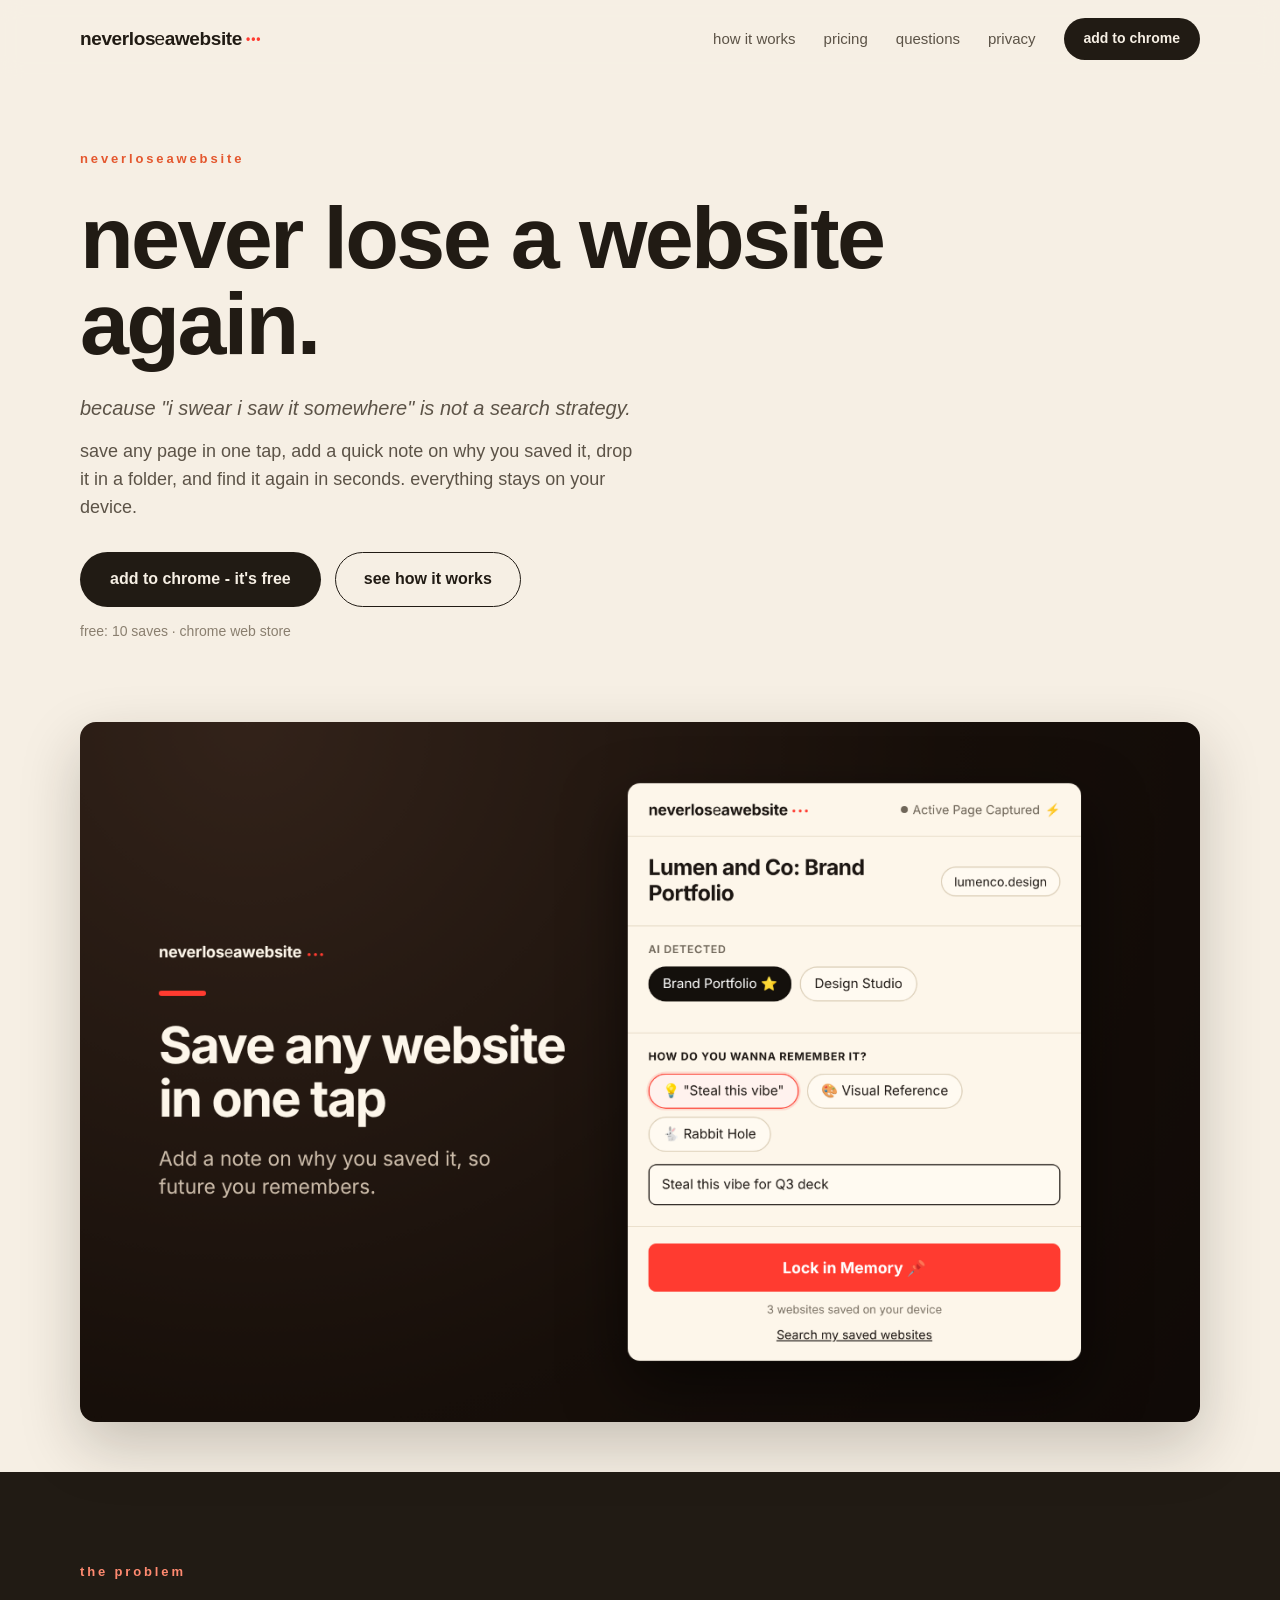
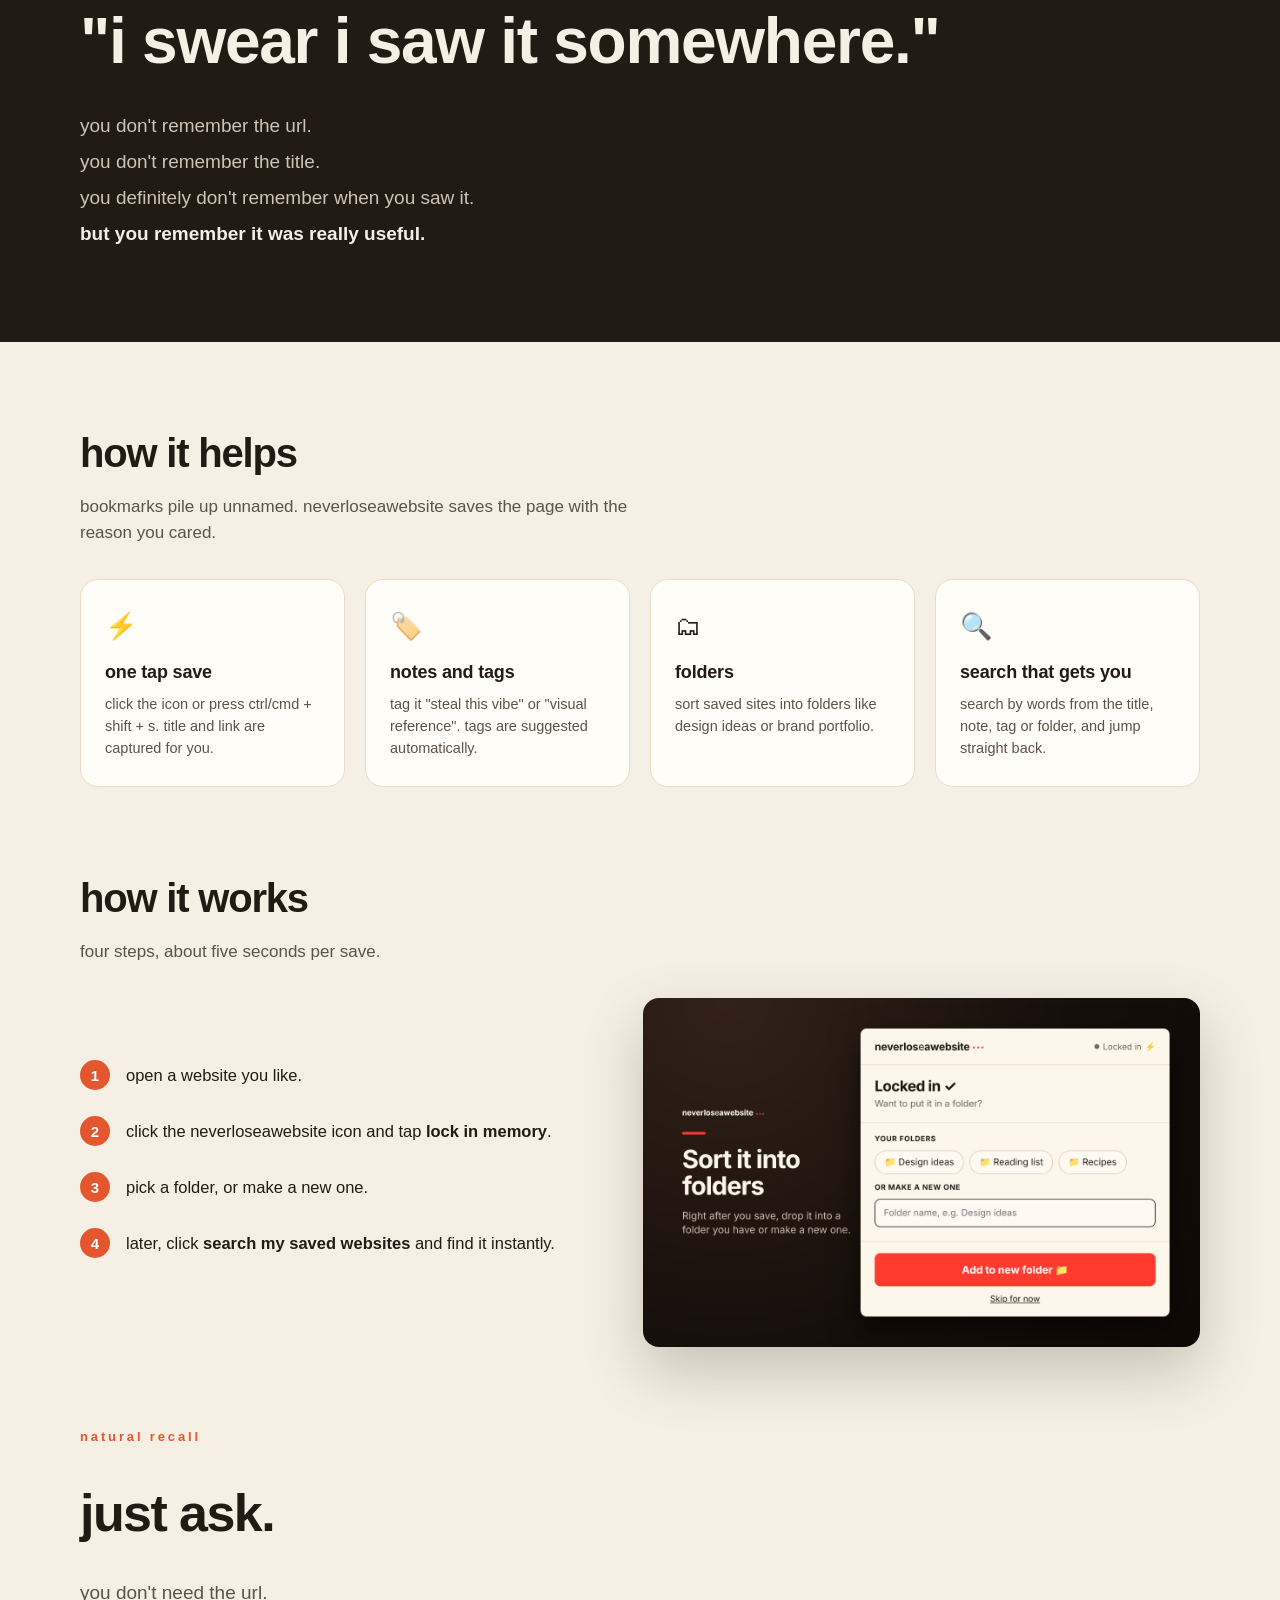
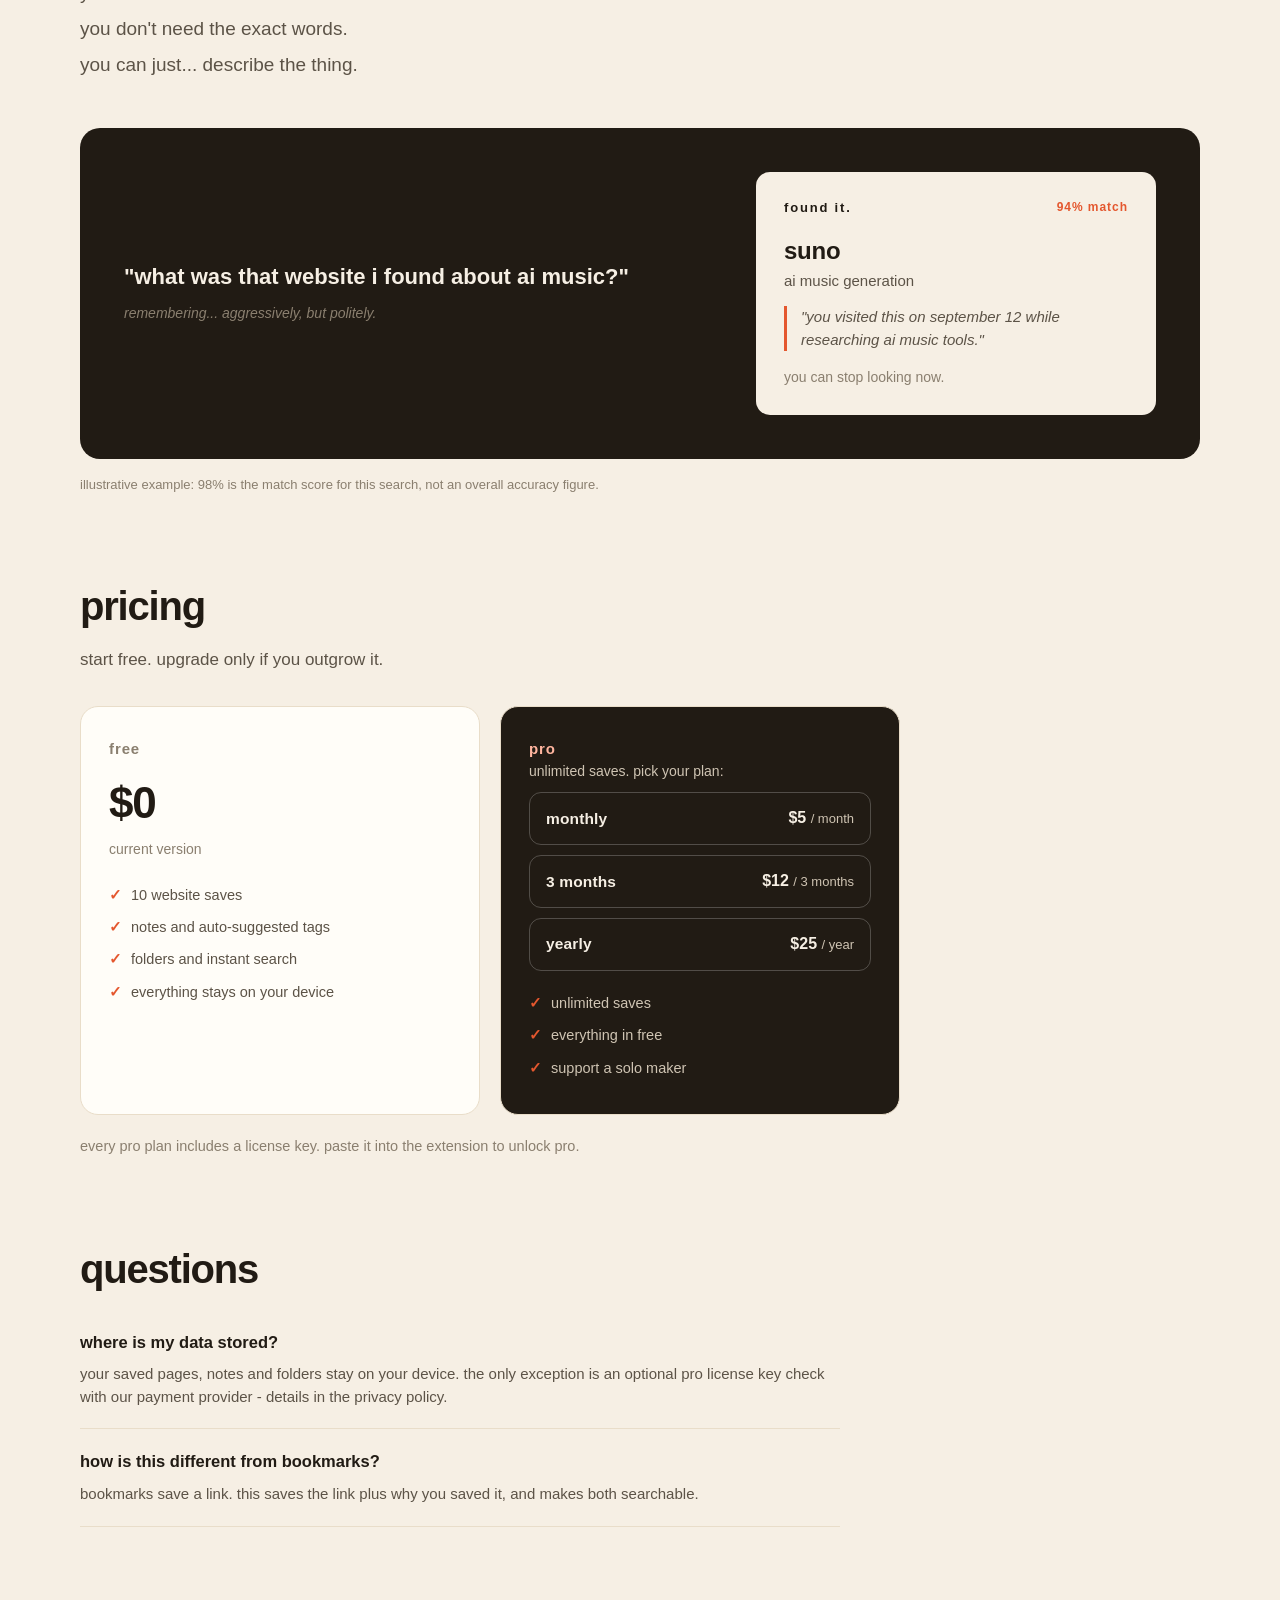
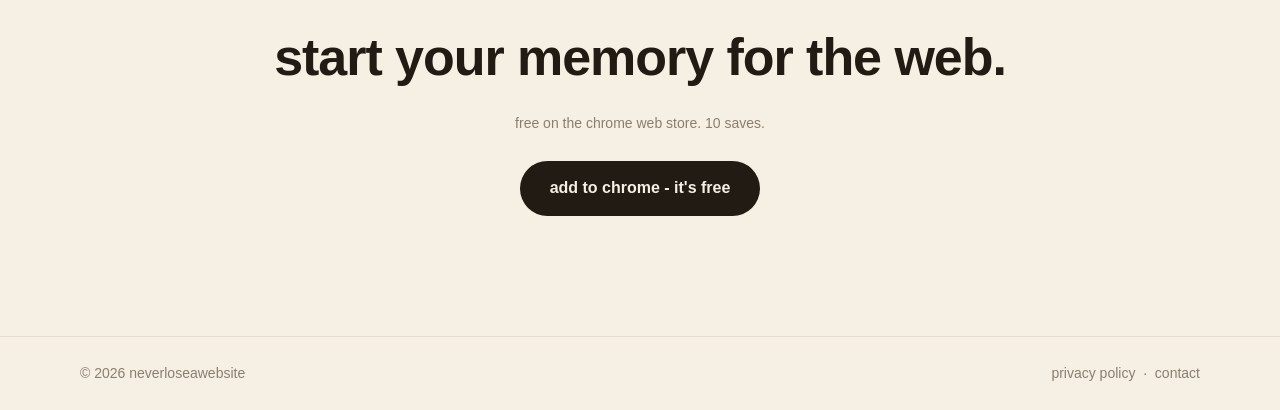
<file: index.html>
<!DOCTYPE html>
<html lang="en">
<script>document.documentElement.classList.add("js")</script>
<head>
<meta charset="UTF-8">
<meta name="viewport" content="width=device-width, initial-scale=1">
<title>neverloseawebsite | save any website in one tap</title>
<meta name="description" content="a chrome extension that saves any website in one tap with a note and tags, sorts it into folders, and helps you find it again in seconds.">
<link rel="icon" href="icons/icon48.png">
<script>
  (function(c,l,a,r,i,t,y){c[a]=c[a]||function(){(c[a].q=c[a].q||[]).push(arguments)};t=l.createElement(r);t.async=1;t.src="https://www.clarity.ms/tag/"+i;y=l.getElementsByTagName(r)[0];y.parentNode.insertBefore(t,y);})(window,document,"clarity","script","z2q0ud1vxc");
</script>
<style>
*{margin:0;padding:0;box-sizing:border-box}
:root{--bg:#f6efe4;--ink:#211b14;--mute:#5c5347;--faint:#8a7f6f;--accent:#e4572e;--card:#fffdf8;--line:#e9ddc9}
html{scroll-behavior:smooth}
body{background:var(--bg);color:var(--ink);font-family:-apple-system,BlinkMacSystemFont,'Inter','Segoe UI',Helvetica,Arial,sans-serif;line-height:1.55}
a{color:inherit;text-decoration:none}
.wrap{max-width:1200px;margin:0 auto;padding:0 40px}
nav{position:sticky;top:0;z-index:50;background:rgba(246,239,228,.88);backdrop-filter:blur(10px);-webkit-backdrop-filter:blur(10px);border-bottom:1px solid transparent;transition:border-color .3s}
nav.scrolled{border-bottom-color:var(--line)}
.nav-in{max-width:1200px;margin:0 auto;padding:18px 40px;display:flex;justify-content:space-between;align-items:center}
.logo{font-weight:700;font-size:19px;letter-spacing:-.02em;font-kerning:normal;text-rendering:optimizeLegibility}
.logo .le{font-weight:400;margin-left:-.03em}
.logo i{color:#ff3b30;font-style:normal;font-size:12px;letter-spacing:1px;margin-left:4px;vertical-align:2px}
.navlinks{display:flex;gap:28px;align-items:center;font-size:15px;color:var(--mute)}
.navlinks a{transition:color .2s}
.navlinks a:hover{color:var(--ink)}
.navcta{background:var(--ink);color:var(--bg);padding:10px 20px;border-radius:24px;font-weight:700;font-size:14px;transition:transform .2s,box-shadow .2s}
.navcta:hover{transform:translateY(-1px);box-shadow:0 6px 18px rgba(33,27,20,.25)}
.hero{padding-top:70px;padding-bottom:60px}
.kicker{font-size:13px;font-weight:800;letter-spacing:.22em;color:var(--accent);margin-bottom:26px}
h1{font-size:clamp(44px,8vw,88px);line-height:.98;letter-spacing:-.03em;font-weight:900;max-width:900px}
.witty{margin-top:26px;font-size:20px;color:var(--mute);font-style:italic}
.sub{margin-top:14px;font-size:18px;line-height:1.55;color:var(--mute);max-width:560px}
.ctarow{margin-top:30px;display:flex;gap:14px;align-items:center;flex-wrap:wrap}
.btnp{display:inline-block;white-space:nowrap;background:var(--ink);color:var(--bg);padding:15px 30px;border-radius:30px;font-weight:700;font-size:16px;transition:transform .2s,box-shadow .2s}
.btnp:hover{transform:translateY(-2px);box-shadow:0 10px 24px rgba(33,27,20,.28)}
.btns{display:inline-block;white-space:nowrap;border:1.5px solid var(--ink);padding:14px 28px;border-radius:30px;font-weight:700;font-size:16px;transition:background .2s,color .2s}
.btns:hover{background:var(--ink);color:var(--bg)}
.micro{margin-top:14px;font-size:14px;color:var(--faint)}
.heroimg{padding-bottom:70px}
.heroimg img{width:100%;border-radius:16px;box-shadow:0 24px 60px rgba(33,27,20,.22);display:block;will-change:transform}
.problem{background:var(--ink);color:var(--bg);padding:90px 0}
.pk{font-size:13px;font-weight:800;letter-spacing:.22em;color:#ff8a70;margin-bottom:26px}
.problem h2{font-size:clamp(34px,5.5vw,64px);line-height:1.02;letter-spacing:-.02em;font-weight:900;max-width:900px}
.plines{margin-top:34px;font-size:19px;line-height:1.9;color:#cfc4b3}
.plines b{color:var(--bg)}
.section{padding-top:80px}
h2.sec{font-size:clamp(28px,4vw,40px);letter-spacing:-.03em;font-weight:800;margin-bottom:10px}
.secdesc{color:var(--mute);font-size:17px;margin-bottom:34px;max-width:560px;line-height:1.5}
.cards{display:grid;grid-template-columns:repeat(auto-fit,minmax(240px,1fr));gap:20px}
.card{background:var(--card);border:1px solid var(--line);border-radius:18px;padding:26px 24px;transition:transform .25s,box-shadow .25s}
.card:hover{transform:translateY(-4px);box-shadow:0 14px 34px rgba(33,27,20,.12)}
.card .ic{font-size:26px;margin-bottom:12px}
.card h3{font-size:18px;font-weight:800;margin-bottom:8px;letter-spacing:-.01em}
.card p{font-size:14.5px;line-height:1.5;color:var(--mute)}
.how{display:flex;gap:56px;align-items:center}
.howsteps{flex:1}
.step{display:flex;gap:16px;margin-bottom:26px}
.stepn{background:var(--accent);color:#fff;width:30px;height:30px;border-radius:50%;display:flex;align-items:center;justify-content:center;font-weight:800;font-size:15px;flex-shrink:0}
.step p{font-size:16.5px;line-height:1.45;padding-top:4px}
.howimg{flex:1.1}
.howimg img{width:100%;border-radius:16px;box-shadow:0 24px 60px rgba(33,27,20,.22);display:block}
.recall .demo{margin-top:44px;background:var(--ink);border-radius:20px;padding:44px;display:flex;gap:40px;align-items:center}
.dleft{flex:1}
.dq{color:var(--bg);font-size:22px;font-weight:700;line-height:1.4}
.qsub{color:var(--faint);font-size:14px;margin-top:10px;font-style:italic}
.dcard{background:var(--bg);border-radius:14px;padding:26px 28px;width:400px;flex-shrink:0;transition:transform .3s}
.dcard:hover{transform:rotate(-.6deg) scale(1.015)}
.found{font-size:13px;font-weight:800;letter-spacing:.14em;color:var(--ink)}
.match{float:right;font-size:12px;font-weight:800;color:var(--accent);letter-spacing:.08em}
.dname{font-size:24px;font-weight:900;margin-top:14px;letter-spacing:-.01em}
.dcat{color:var(--mute);font-size:15px;margin-bottom:14px}
.dquote{border-left:3px solid var(--accent);padding-left:14px;color:var(--mute);font-size:15px;font-style:italic;line-height:1.5}
.dwitty{margin-top:16px;font-size:14px;color:var(--faint)}
.exampletag{margin-top:16px;font-size:13px;color:var(--faint)}
.pricing{display:flex;gap:20px;max-width:820px}
.pricecard{flex:1;background:var(--card);border:1px solid var(--line);border-radius:18px;padding:30px 28px;transition:transform .25s,box-shadow .25s}
.pricecard:hover{transform:translateY(-4px);box-shadow:0 14px 34px rgba(33,27,20,.12)}
.pricecard.dark{background:var(--ink);color:var(--bg)}
.pricecard.dark .pl li{color:#cfc4b3}
.plan{font-size:15px;font-weight:800;letter-spacing:.06em;color:var(--faint)}
.pricecard.dark .plan{color:#ffb59f}
.amount{font-size:44px;font-weight:800;letter-spacing:-.03em;margin:8px 0 2px}
.per{font-size:14px;color:var(--faint);margin-bottom:18px}
.pl{list-style:none}
.pl li{font-size:14.5px;color:var(--mute);padding:5px 0 5px 22px;position:relative}
.pl li:before{content:'\2713';position:absolute;left:0;color:var(--accent);font-weight:800}
.planrow{display:flex;justify-content:space-between;align-items:center;padding:13px 16px;border:1px solid rgba(255,255,255,.22);border-radius:12px;margin-top:10px;color:var(--bg);text-decoration:none;transition:background .2s,transform .2s,border-color .2s}
.planrow:hover{background:rgba(255,255,255,.09);transform:translateX(3px);border-color:rgba(255,255,255,.4)}
.planrow .pname{font-weight:800;font-size:15.5px;letter-spacing:.01em}
.planrow .pprice{font-weight:800;font-size:16px;white-space:nowrap}
.planrow .pper{font-weight:500;font-size:13px;color:#cfc4b3}
.proper{color:#cfc4b3;font-size:14px;margin-bottom:6px}
.pricenote{margin-top:20px;font-size:14.5px;color:var(--faint)}
.faq{max-width:760px}
.q{border-bottom:1px solid var(--line);padding:20px 0}
.q b{font-size:16.5px}
.q p{font-size:15px;color:var(--mute);margin-top:8px;line-height:1.5}
.finalcta{text-align:center;padding-top:90px;padding-bottom:100px}
.finalcta h2{font-size:clamp(32px,5vw,52px);letter-spacing:-.02em;font-weight:900}
.finalcta .micro{margin-top:16px}
.finalcta .btnp{margin-top:26px}
footer{border-top:1px solid var(--line);margin-top:20px}
.foot-in{max-width:1200px;margin:0 auto;padding:26px 40px;display:flex;justify-content:space-between;flex-wrap:wrap;gap:8px 24px;font-size:14px;color:var(--faint)}
.foot-in a:hover{color:var(--ink)}
.js .reveal{opacity:0;transform:translateY(26px);transition:opacity .7s cubic-bezier(.22,.61,.36,1),transform .7s cubic-bezier(.22,.61,.36,1)}
.js .reveal.in{opacity:1;transform:none}
.d1{transition-delay:.08s}.d2{transition-delay:.16s}.d3{transition-delay:.24s}.d4{transition-delay:.32s}
@media (max-width:900px){
  .how{flex-direction:column;align-items:stretch}
  .recall .demo{flex-direction:column;align-items:stretch;padding:30px}
  .dcard{width:100%}
  .pricing{flex-direction:column}
}
@media (max-width:640px){
  .wrap,.nav-in,.foot-in{padding-left:20px;padding-right:20px}
  .navlinks a:not(.navcta){display:none}
  .hero{padding-top:44px;padding-bottom:40px}
}
@media (prefers-reduced-motion:reduce){
  html{scroll-behavior:auto}
  .js .reveal{opacity:1;transform:none;transition:none}
  *{animation:none!important;transition:none!important}
}
</style>
</head>
<body>

<nav id="nav"><div class="nav-in">
  <a class="logo" href="/">neverlos<span class="le">e</span>awebsite<i>&bull;&bull;&bull;</i></a>
  <div class="navlinks">
    <a href="#how">how it works</a>
    <a href="#pricing">pricing</a>
    <a href="#faq">questions</a>
    <a href="privacy.html">privacy</a>
    <a class="navcta" href="https://chromewebstore.google.com/detail/neverloseawebsite/dgohoablonkihbfppaafmcgccmpkafag">add to chrome</a>
  </div>
</div></nav>

<main>
<div class="wrap hero">
  <div class="kicker reveal">neverloseawebsite</div>
  <h1 class="reveal d1">never lose a website again.</h1>
  <p class="witty reveal d2">because "i swear i saw it somewhere" is not a search strategy.</p>
  <p class="sub reveal d3">save any page in one tap, add a quick note on why you saved it, drop it in a folder, and find it again in seconds. everything stays on your device.</p>
  <div class="ctarow reveal d4">
    <a class="btnp" href="https://chromewebstore.google.com/detail/neverloseawebsite/dgohoablonkihbfppaafmcgccmpkafag">add to chrome - it's free</a>
    <a class="btns" href="#how">see how it works</a>
  </div>
  <p class="micro reveal d4">free: 10 saves &middot; chrome web store</p>
</div>

<div class="wrap heroimg reveal" id="heroimg">
  <img src="save-popup.png" alt="the neverloseawebsite save popup: one tap to save a page with a note, suggested tags and a folder">
</div>

<section class="problem"><div class="wrap">
  <div class="pk reveal">the problem</div>
  <h2 class="reveal d1">"i swear i saw it somewhere."</h2>
  <div class="plines">
    <p class="reveal d1">you don't remember the url.</p>
    <p class="reveal d2">you don't remember the title.</p>
    <p class="reveal d3">you definitely don't remember when you saw it.</p>
    <p class="reveal d4"><b>but you remember it was really useful.</b></p>
  </div>
</div></section>

<section class="wrap section">
  <h2 class="sec reveal">how it helps</h2>
  <p class="secdesc reveal d1">bookmarks pile up unnamed. neverloseawebsite saves the page with the reason you cared.</p>
  <div class="cards">
    <div class="card reveal d1"><div class="ic">&#9889;</div><h3>one tap save</h3><p>click the icon or press ctrl/cmd + shift + s. title and link are captured for you.</p></div>
    <div class="card reveal d2"><div class="ic">&#127991;&#65039;</div><h3>notes and tags</h3><p>tag it "steal this vibe" or "visual reference". tags are suggested automatically.</p></div>
    <div class="card reveal d3"><div class="ic">&#128450;</div><h3>folders</h3><p>sort saved sites into folders like design ideas or brand portfolio.</p></div>
    <div class="card reveal d4"><div class="ic">&#128269;</div><h3>search that gets you</h3><p>search by words from the title, note, tag or folder, and jump straight back.</p></div>
  </div>
</section>

<section class="wrap section" id="how">
  <h2 class="sec reveal">how it works</h2>
  <p class="secdesc reveal d1">four steps, about five seconds per save.</p>
  <div class="how">
    <div class="howsteps">
      <div class="step reveal d1"><div class="stepn">1</div><p>open a website you like.</p></div>
      <div class="step reveal d2"><div class="stepn">2</div><p>click the neverloseawebsite icon and tap <b>lock in memory</b>.</p></div>
      <div class="step reveal d3"><div class="stepn">3</div><p>pick a folder, or make a new one.</p></div>
      <div class="step reveal d4"><div class="stepn">4</div><p>later, click <b>search my saved websites</b> and find it instantly.</p></div>
    </div>
    <div class="howimg reveal d2"><img src="folders.png" alt="saved websites sorted into folders, searchable by title, note, tag or folder"></div>
  </div>
</section>

<section class="wrap section recall">
  <div class="kicker reveal">natural recall</div>
  <h2 class="sec reveal d1" style="font-size:clamp(32px,5vw,52px)">just ask.</h2>
  <div class="plines" style="margin-top:22px;color:var(--mute)">
    <p class="reveal d1">you don't need the url.</p>
    <p class="reveal d2">you don't need the exact words.</p>
    <p class="reveal d3">you can just... describe the thing.</p>
  </div>
  <div class="demo reveal">
    <div class="dleft">
      <p class="dq">"what was that website i found about ai music?"</p>
      <p class="qsub">remembering... aggressively, but politely.</p>
    </div>
    <div class="dcard">
      <span class="match"><span id="matchnum">0</span>% match</span>
      <div class="found">found it.</div>
      <div class="dname">suno</div>
      <div class="dcat">ai music generation</div>
      <p class="dquote">"you visited this on september 12 while researching ai music tools."</p>
      <p class="dwitty">you can stop looking now.</p>
    </div>
  </div>
  <p class="exampletag reveal">illustrative example: 98% is the match score for this search, not an overall accuracy figure.</p>
</section>

<section class="wrap section" id="pricing">
  <h2 class="sec reveal">pricing</h2>
  <p class="secdesc reveal d1">start free. upgrade only if you outgrow it.</p>
  <div class="pricing">
    <div class="pricecard reveal d1">
      <div class="plan">free</div><div class="amount">$0</div><div class="per">current version</div>
      <ul class="pl"><li>10 website saves</li><li>notes and auto-suggested tags</li><li>folders and instant search</li><li>everything stays on your device</li></ul>
    </div>
    <div class="pricecard dark reveal d2">
      <div class="plan">pro</div><div class="proper">unlimited saves. pick your plan:</div>
      <a class="planrow" href="https://checkout.dodopayments.com/buy/pdt_0NqdBy0LjUSmq40FksO53?quantity=1" target="_blank" rel="noopener"><span class="pname">monthly</span><span class="pprice">$5 <span class="pper">/ month</span></span></a>
      <a class="planrow" href="https://checkout.dodopayments.com/buy/pdt_0NqdCXe6NSXH8lT1kRfzF?quantity=1" target="_blank" rel="noopener"><span class="pname">3 months</span><span class="pprice">$12 <span class="pper">/ 3 months</span></span></a>
      <a class="planrow" href="https://checkout.dodopayments.com/buy/pdt_0NqdCvDC6XoGb7OT9UX2P?quantity=1" target="_blank" rel="noopener"><span class="pname">yearly</span><span class="pprice">$25 <span class="pper">/ year</span></span></a>
      <ul class="pl" style="margin-top:16px"><li>unlimited saves</li><li>everything in free</li><li>support a solo maker</li></ul>
    </div>
  </div>
  <p class="pricenote reveal">every pro plan includes a license key. paste it into the extension to unlock pro.</p>
</section>

<section class="wrap section" id="faq">
  <h2 class="sec reveal">questions</h2>
  <div class="faq">
    <div class="q reveal d1"><b>where is my data stored?</b><p>your saved pages, notes and folders stay on your device. the only exception is an optional pro license key check with our payment provider - details in the <a href="privacy.html">privacy policy</a>.</p></div>
    <div class="q reveal d2"><b>how is this different from bookmarks?</b><p>bookmarks save a link. this saves the link plus why you saved it, and makes both searchable.</p></div>
  </div>
</section>

<div class="wrap finalcta">
  <h2 class="reveal">start your memory for the web.</h2>
  <p class="micro reveal d1">free on the chrome web store. 10 saves.</p>
  <a class="btnp reveal d2" href="https://chromewebstore.google.com/detail/neverloseawebsite/dgohoablonkihbfppaafmcgccmpkafag">add to chrome - it's free</a>
</div>
</main>

<footer><div class="foot-in">
  <span>&copy; 2026 neverloseawebsite</span>
  <span><a href="privacy.html">privacy policy</a> &nbsp;&middot;&nbsp; <a href="https://github.com/preksss1310/neverloseawebsite/issues">contact</a></span>
</div></footer>

<script>
(function(){
  var reduced = window.matchMedia('(prefers-reduced-motion: reduce)').matches;
  var nav = document.getElementById('nav');
  function onScrollNav(){ nav.classList.toggle('scrolled', window.scrollY > 8); }
  window.addEventListener('scroll', onScrollNav, {passive:true}); onScrollNav();

  if (reduced) {
    document.querySelectorAll('.reveal').forEach(function(el){ el.classList.add('in'); });
    var mn = document.getElementById('matchnum'); if (mn) mn.textContent = '98';
    return;
  }

  var num = document.getElementById('matchnum');
  if (!('IntersectionObserver' in window)) {
    document.querySelectorAll('.reveal').forEach(function(el){ el.classList.add('in'); });
    if (num) num.textContent = '98';
    return;
  }
  var io = new IntersectionObserver(function(entries){
    entries.forEach(function(e){
      if (e.isIntersecting) { e.target.classList.add('in'); io.unobserve(e.target); }
    });
  }, {threshold: 0.12});
  document.querySelectorAll('.reveal').forEach(function(el){ io.observe(el); });

  if (num) {
    var counted = false;
    var nio = new IntersectionObserver(function(entries){
      entries.forEach(function(e){
        if (e.isIntersecting && !counted) {
          counted = true; nio.disconnect();
          var start = null, target = 98, dur = 1100;
          function tick(t){
            if (!start) start = t;
            var p = Math.min((t - start) / dur, 1);
            var eased = 1 - Math.pow(1 - p, 3);
            num.textContent = Math.round(eased * target);
            if (p < 1) requestAnimationFrame(tick);
          }
          requestAnimationFrame(tick);
        }
      });
    }, {threshold: 0.4});
    nio.observe(num.closest('.dcard'));
  }

  var himg = document.querySelector('#heroimg img');
  if (himg) {
    var ticking = false;
    function parallax(){
      var r = himg.getBoundingClientRect();
      if (r.bottom > 0 && r.top < window.innerHeight) {
        var off = (r.top + r.height/2 - window.innerHeight/2) * 0.06;
        off = Math.max(-12, Math.min(20, off));
        himg.style.transform = 'translateY(' + off.toFixed(1) + 'px)';
      }
      ticking = false;
    }
    window.addEventListener('scroll', function(){
      if (!ticking) { requestAnimationFrame(parallax); ticking = true; }
    }, {passive:true});
    parallax();
  }
})();
</script>
</body>
</html>
</file>
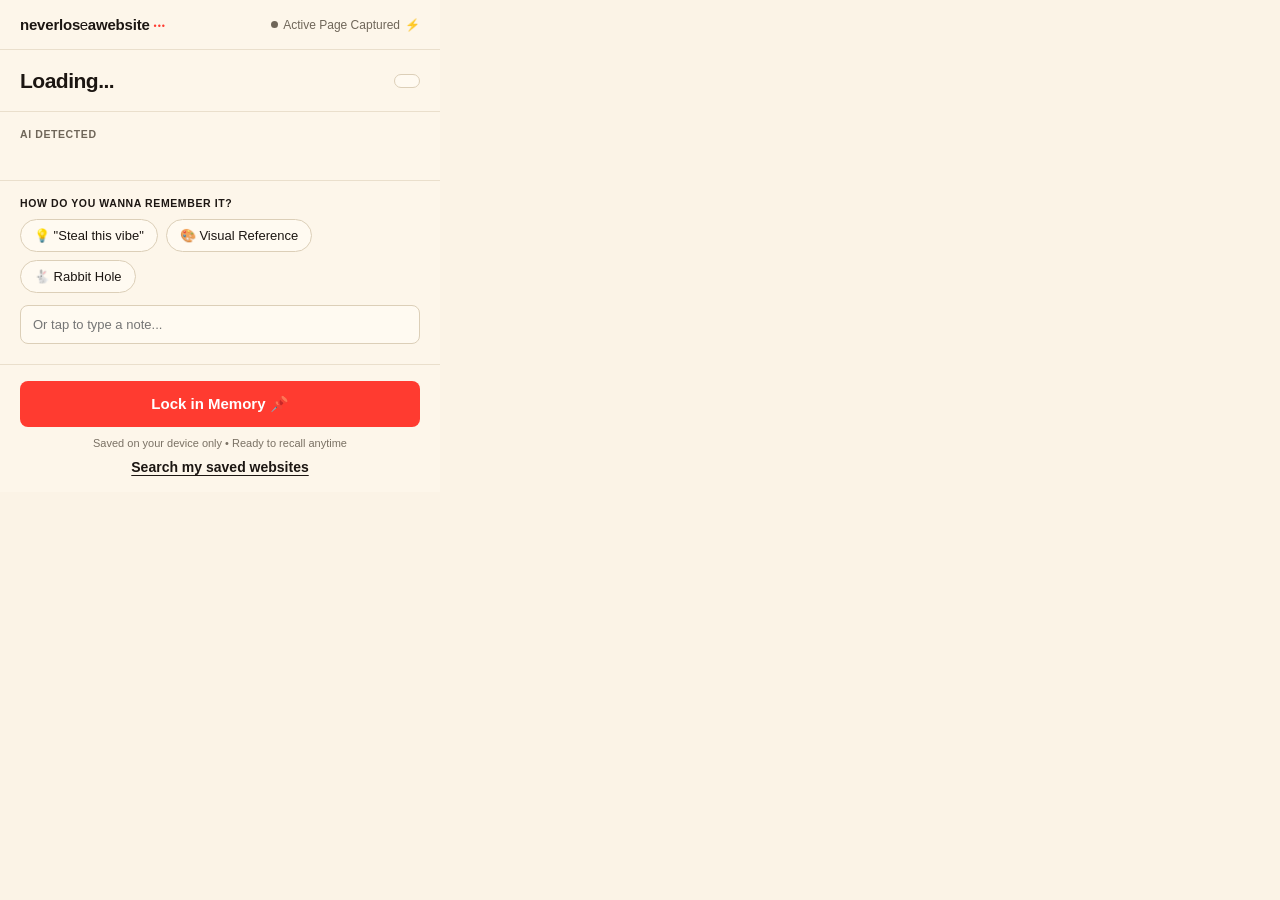
<file: popup.html>
<!DOCTYPE html>
<html lang="en">
<head>
  <meta charset="UTF-8" />
  <title>neverloseawebsite</title>
  <link rel="stylesheet" href="popup.css" />
</head>
<body>
  <div class="card">
    <header class="top">
      <div class="logo">neverlos<span style="margin-left:-0.03em">e</span>awebsite <span class="dots">&bull;&bull;&bull;</span></div>
      <div class="status"><span class="dot"></span> <span id="statusText">Active Page Captured</span> <span class="bolt">&#9889;</span></div>
    </header>

    <div id="mainView">
      <section class="page">
        <h1 id="pageTitle">Loading...</h1>
        <span class="pill" id="pageDomain"></span>
      </section>

      <section class="block">
        <div class="label">AI DETECTED</div>
        <div class="chips" id="tagChips"></div>
      </section>

      <section class="block">
        <div class="label strong">HOW DO YOU WANNA REMEMBER IT?</div>
        <div class="chips" id="reasonChips">
          <button class="chip reason" data-reason="Steal this vibe">&#128161; "Steal this vibe"</button>
          <button class="chip reason" data-reason="Visual Reference">&#127912; Visual Reference</button>
          <button class="chip reason" data-reason="Rabbit Hole">&#128007; Rabbit Hole</button>
        </div>
        <input id="note" class="note" type="text" placeholder="Or tap to type a note..." maxlength="200" />
      </section>

      <section class="actions">
        <button id="lockBtn" class="lock">Lock in Memory &#128204;</button>
        <div class="foot" id="footText">Saved on your device only &bull; Ready to recall anytime</div>
        <a href="#" id="searchLink" class="searchlink">Search my saved websites</a>
      </section>
    </div>

    <div id="folderView" hidden>
      <section class="page folderhead">
        <div>
          <h1 id="folderTitle">Locked in &#10003;</h1>
          <div class="sub" id="folderSub">Want to put it in a folder?</div>
        </div>
      </section>

      <section class="block" id="folderChoices">
        <div class="label strong">YOUR FOLDERS</div>
        <div class="chips" id="folderChips"></div>
        <div class="hint" id="folderHint"></div>

        <div class="label strong newlabel">OR MAKE A NEW ONE</div>
        <input id="newFolder" class="note" type="text" placeholder="Folder name, e.g. Design ideas" maxlength="30" />
      </section>

      <section class="actions" id="folderActions">
        <button id="addFolderBtn" class="lock">Add to new folder &#128193;</button>
        <a href="#" id="skipFolder" class="searchlink">Skip for now</a>
      </section>
    </div>
  </div>

  <script src="shared.js"></script>
  <script src="popup.js"></script>
</body>
</html>
</file>
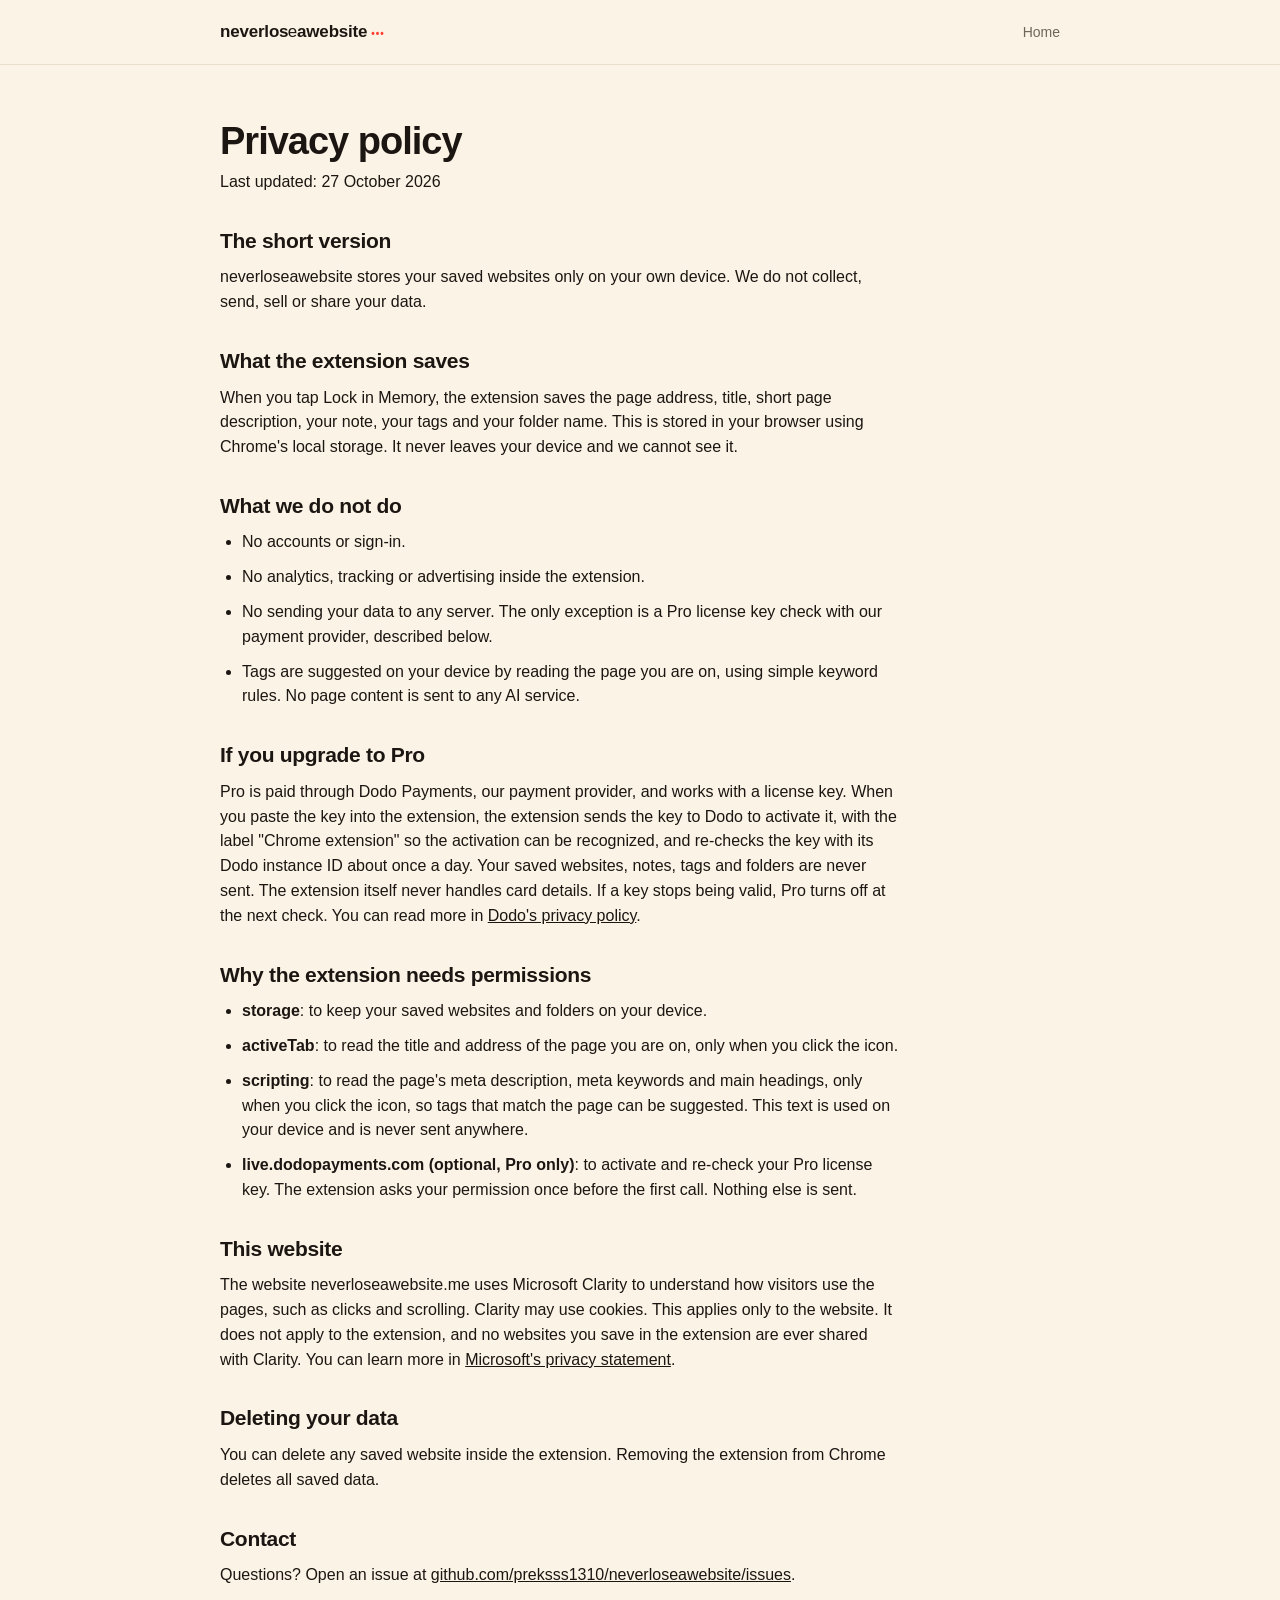
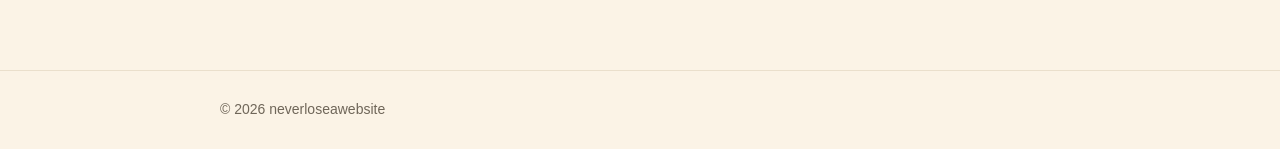
<file: privacy.html>
<!DOCTYPE html>
<html lang="en">
<head>
<meta charset="UTF-8">
<meta name="viewport" content="width=device-width, initial-scale=1">
<title>Privacy policy | neverloseawebsite</title>
<link rel="icon" href="icons/icon48.png">
<link rel="stylesheet" href="style.css">
<script>
  (function(c,l,a,r,i,t,y){c[a]=c[a]||function(){(c[a].q=c[a].q||[]).push(arguments)};t=l.createElement(r);t.async=1;t.src="https://www.clarity.ms/tag/"+i;y=l.getElementsByTagName(r)[0];y.parentNode.insertBefore(t,y);})(window,document,"clarity","script","z2q0ud1vxc");
</script>
</head>
<body>
<header><div class="wrap">
  <a class="logo" href="/">neverlos<span style="margin-left:-0.03em">e</span>awebsite<i>&bull;&bull;&bull;</i></a>
  <nav><a href="/">Home</a></nav>
</div></header>
<main class="wrap"><div class="doc">
  <h1>Privacy policy</h1>
  <p>Last updated: 27 October 2026</p>

  <h2>The short version</h2>
  <p>neverloseawebsite stores your saved websites only on your own device. We do not collect, send, sell or share your data.</p>

  <h2>What the extension saves</h2>
  <p>When you tap Lock in Memory, the extension saves the page address, title, short page description, your note, your tags and your folder name. This is stored in your browser using Chrome's local storage. It never leaves your device and we cannot see it.</p>

  <h2>What we do not do</h2>
  <ul>
    <li>No accounts or sign-in.</li>
    <li>No analytics, tracking or advertising inside the extension.</li>
    <li>No sending your data to any server. The only exception is a Pro license key check with our payment provider, described below.</li>
    <li>Tags are suggested on your device by reading the page you are on, using simple keyword rules. No page content is sent to any AI service.</li>
  </ul>


  <h2>If you upgrade to Pro</h2>
  <p>Pro is paid through Dodo Payments, our payment provider, and works with a license key. When you paste the key into the extension, the extension sends the key to Dodo to activate it, with the label "Chrome extension" so the activation can be recognized, and re-checks the key with its Dodo instance ID about once a day. Your saved websites, notes, tags and folders are never sent. The extension itself never handles card details. If a key stops being valid, Pro turns off at the next check. You can read more in <a href="https://dodopayments.com/privacy">Dodo's privacy policy</a>.</p>

  <h2>Why the extension needs permissions</h2>
  <ul>
    <li><b>storage</b>: to keep your saved websites and folders on your device.</li>
    <li><b>activeTab</b>: to read the title and address of the page you are on, only when you click the icon.</li>
    <li><b>scripting</b>: to read the page's meta description, meta keywords and main headings, only when you click the icon, so tags that match the page can be suggested. This text is used on your device and is never sent anywhere.</li>
      <li><b>live.dodopayments.com (optional, Pro only)</b>: to activate and re-check your Pro license key. The extension asks your permission once before the first call. Nothing else is sent.</li>
  </ul>

  <h2>This website</h2>
  <p>The website neverloseawebsite.me uses Microsoft Clarity to understand how visitors use the pages, such as clicks and scrolling. Clarity may use cookies. This applies only to the website. It does not apply to the extension, and no websites you save in the extension are ever shared with Clarity. You can learn more in <a href="https://privacy.microsoft.com/privacystatement">Microsoft's privacy statement</a>.</p>

  <h2>Deleting your data</h2>
  <p>You can delete any saved website inside the extension. Removing the extension from Chrome deletes all saved data.</p>

  <h2>Contact</h2>
  <p>Questions? Open an issue at <a href="https://github.com/preksss1310/neverloseawebsite/issues">github.com/preksss1310/neverloseawebsite/issues</a>.</p>
</div></main>
<footer><div class="wrap"><span>&copy; 2026 neverloseawebsite</span></div></footer>
</body>
</html>
</file>
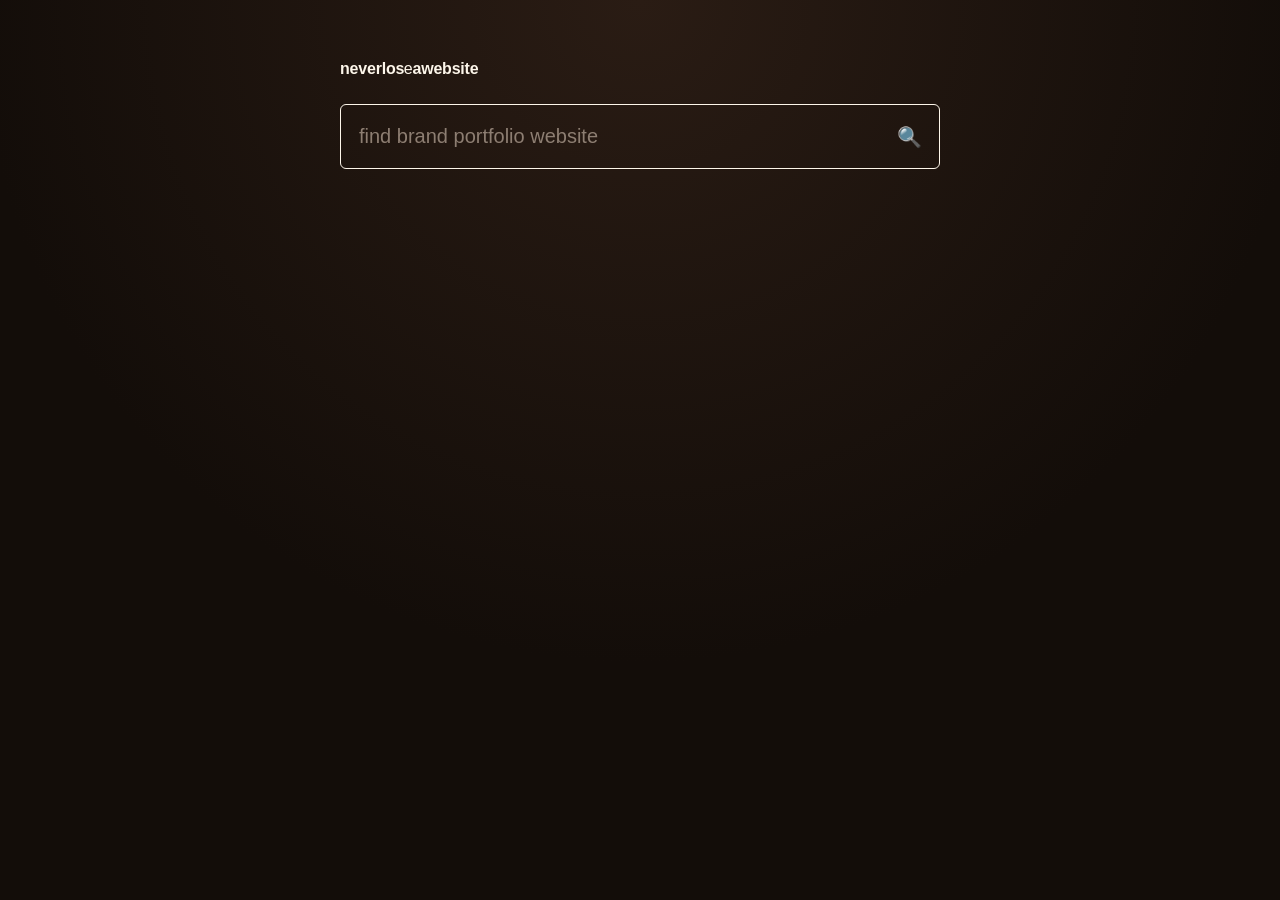
<file: search.html>
<!DOCTYPE html>
<html lang="en">
<head>
  <meta charset="UTF-8" />
  <meta name="viewport" content="width=device-width, initial-scale=1" />
  <title>Find a saved website</title>
  <link rel="stylesheet" href="search.css" />
</head>
<body>
  <main class="wrap">
    <div class="brand">neverlos<span style="margin-left:-0.03em">e</span>awebsite</div>

    <div class="searchbox">
      <input id="q" type="text" placeholder="find brand portfolio website" autofocus autocomplete="off" />
      <span class="mag">&#128269;</span>
    </div>

    <div class="folders" id="folders"></div>
    <div id="folderBar"></div>

    <div id="results"></div>
  </main>

  <script src="shared.js"></script>
  <script src="search.js"></script>
</body>
</html>
</file>
<file: popup.css>
* { box-sizing: border-box; margin: 0; padding: 0; }
[hidden] { display: none !important; }

body {
  width: 440px;
  background: #fbf3e6;
  font-family: -apple-system, BlinkMacSystemFont, "Segoe UI", Roboto, Helvetica, Arial, sans-serif;
  color: #1c1612;
}

.card { background: #fdf6ea; }

.top {
  display: flex;
  justify-content: space-between;
  align-items: center;
  padding: 16px 20px;
  border-bottom: 1px solid #eadfcc;
  font-size: 13px;
}
.logo { font-weight: 700; font-size: 15px; letter-spacing: -0.2px; font-kerning: normal; text-rendering: optimizeLegibility; }
.logo span { font-weight: 400; }
.logo .dots { color: #ff3b30; font-size: 9px; letter-spacing: 1px; vertical-align: middle; }
.status { color: #6f6659; font-size: 12px; display: flex; align-items: center; gap: 5px; }
.dot { width: 7px; height: 7px; border-radius: 50%; background: #6f6659; display: inline-block; }
.bolt { color: #f5a623; }

.page {
  display: flex;
  justify-content: space-between;
  align-items: center;
  gap: 12px;
  padding: 18px 20px;
  border-bottom: 1px solid #eadfcc;
}
.page h1 {
  font-size: 21px;
  font-weight: 700;
  letter-spacing: -0.5px;
  line-height: 1.2;
  max-height: 52px;
  overflow: hidden;
}
.pill {
  flex-shrink: 0;
  border: 1px solid #dccfb8;
  background: #fffaf1;
  border-radius: 999px;
  padding: 6px 12px;
  font-size: 12px;
  max-width: 140px;
  white-space: nowrap;
  overflow: hidden;
  text-overflow: ellipsis;
}

.block { padding: 16px 20px 4px; }
.block + .block { border-top: 1px solid #eadfcc; margin-top: 14px; padding-top: 16px; }
.label { font-size: 10.5px; letter-spacing: 0.6px; color: #6f6659; margin-bottom: 10px; font-weight: 600; }
.label.strong { color: #1c1612; font-weight: 700; }

.chips { display: flex; flex-wrap: wrap; gap: 8px; margin-bottom: 12px; }
.chip {
  border: 1px solid #dccfb8;
  background: #fffaf1;
  color: #1c1612;
  border-radius: 999px;
  padding: 8px 13px;
  font-size: 13px;
  cursor: pointer;
  font-family: inherit;
  transition: all 0.12s ease;
}
.chip:hover { border-color: #1c1612; }
.chip.on { background: #14100c; color: #fff; border-color: #14100c; }
.chip.reason.on { background: #fff1ee; color: #1c1612; border-color: #ff3b30; box-shadow: 0 0 0 2px rgba(255, 59, 48, 0.15); }

.note {
  width: 100%;
  border: 1px solid #dccfb8;
  background: #fffaf1;
  border-radius: 8px;
  padding: 11px 12px;
  font-size: 13px;
  font-family: inherit;
  color: #1c1612;
  outline: none;
  margin-bottom: 16px;
}
.note:focus { border-color: #1c1612; }

.actions { padding: 0 20px 16px; border-top: 1px solid #eadfcc; padding-top: 16px; text-align: center; }
.lock {
  width: 100%;
  background: #ff3b30;
  color: #fff;
  border: none;
  border-radius: 8px;
  padding: 14px;
  font-size: 15px;
  font-weight: 700;
  cursor: pointer;
  font-family: inherit;
}
.lock:hover { background: #e62f25; }
.lock:disabled { background: #b9b2a5; cursor: default; }
.foot { margin-top: 10px; font-size: 11px; color: #7a7164; }
.trial {
  background: #fff1ee;
  border-bottom: 1px solid #f5d6d0;
  color: #1c1612;
  font-size: 12.5px;
  padding: 9px 20px;
  text-align: center;
}
.folderhead .sub { font-size: 13px; color: #6f6659; margin-top: 4px; }
.newlabel { margin-top: 6px; }
.chip.folder.on { background: #14100c; color: #fff; border-color: #14100c; }
.hint { font-size: 12.5px; color: #6f6659; margin-bottom: 12px; }
.paywall { margin-top: 10px; font-size: 12.5px; color: #b3261e; line-height: 1.4; }
.searchlink { display: inline-block; margin-top: 10px; font-size: 14px; font-weight: 700; color: #1c1612; text-decoration: underline; text-underline-offset: 3px; }
</file>
<file: style.css>
*{box-sizing:border-box;margin:0;padding:0}
:root{--bg:#fbf3e6;--card:#fdf6ea;--line:#eadfcc;--ink:#1c1612;--mute:#6f6659;--red:#ff3b30}
body{background:var(--bg);color:var(--ink);font-family:-apple-system,BlinkMacSystemFont,"Segoe UI",Roboto,Helvetica,Arial,sans-serif;line-height:1.55}
a{color:inherit}
.wrap{max-width:880px;margin:0 auto;padding:0 20px}
header{border-bottom:1px solid var(--line)}
header .wrap{display:flex;justify-content:space-between;align-items:center;height:64px}
.logo{font-weight:700;font-size:17px;letter-spacing:-.2px;text-decoration:none;font-kerning:normal;text-rendering:optimizeLegibility}
.logo span{font-weight:400}
.logo i{color:var(--red);font-style:normal;font-size:10px;letter-spacing:1px;margin-left:4px}
nav a{font-size:14px;color:var(--mute);text-decoration:none;margin-left:20px}
nav a:hover{color:var(--ink)}
.hero{padding:72px 0 56px}
h1{font-size:clamp(34px,6vw,56px);line-height:1.08;letter-spacing:-1.5px;max-width:14em}
.sub{font-size:19px;color:var(--mute);max-width:34em;margin-top:18px}
.cta{display:flex;flex-wrap:wrap;gap:12px;margin-top:30px}
.btn{display:inline-block;padding:14px 24px;border-radius:12px;font-weight:600;font-size:16px;text-decoration:none;background:var(--ink);color:#fff}
.btn.alt{background:transparent;color:var(--ink);border:1.5px solid var(--ink)}
.note{font-size:14px;color:var(--mute);margin-top:14px}
.grid{display:grid;grid-template-columns:repeat(auto-fit,minmax(240px,1fr));gap:16px;padding-bottom:56px}
.card{background:var(--card);border:1px solid var(--line);border-radius:16px;padding:22px}
.card h3{font-size:17px;margin-bottom:6px}
.card p{font-size:15px;color:var(--mute)}
h2{font-size:28px;letter-spacing:-.6px;margin-bottom:18px}
.steps{padding-bottom:56px}
.steps ol{padding-left:22px;font-size:17px}
.steps li{margin-bottom:8px}
.pricing{padding-bottom:56px}
.plans{display:grid;grid-template-columns:repeat(auto-fit,minmax(200px,1fr));gap:16px}
.plan b{font-size:30px;letter-spacing:-1px}
.plan small{display:block;color:var(--mute);margin-top:4px}
footer{border-top:1px solid var(--line);padding:28px 0;font-size:14px;color:var(--mute)}
footer .wrap{display:flex;flex-wrap:wrap;gap:8px 24px;justify-content:space-between}
.doc{padding:56px 0 72px;max-width:680px}
.doc h1{font-size:38px;letter-spacing:-1px;margin-bottom:8px}
.doc h2{font-size:21px;margin:30px 0 8px;letter-spacing:-.3px}
.doc p,.doc li{font-size:16px;margin-bottom:10px}
.doc ul{padding-left:22px}
</file>
<file: search.css>
* { box-sizing: border-box; margin: 0; padding: 0; }

body {
  min-height: 100vh;
  background: radial-gradient(circle at 50% 0%, #2a1c14 0%, #130d09 60%);
  font-family: -apple-system, BlinkMacSystemFont, "Segoe UI", Roboto, Helvetica, Arial, sans-serif;
  color: #1c1612;
}

.wrap { max-width: 640px; margin: 0 auto; padding: 60px 20px 80px; }

.brand { color: #fdf6ea; font-weight: 700; font-size: 16px; margin-bottom: 26px; letter-spacing: -0.2px; font-kerning: normal; text-rendering: optimizeLegibility; }
.brand span { font-weight: 400; }

.searchbox { position: relative; margin-bottom: 26px; }
.searchbox input {
  width: 100%;
  background: transparent;
  border: 1px solid #5b4d43;
  border-radius: 6px;
  padding: 20px 56px 20px 18px;
  font-size: 20px;
  color: #fdf6ea;
  font-family: inherit;
  outline: none;
}
.searchbox input:focus { border-color: #fdf6ea; }
.searchbox input::placeholder { color: #8d7e72; }
.mag { position: absolute; right: 18px; top: 50%; transform: translateY(-50%); font-size: 20px; }

.folders { display: flex; flex-wrap: wrap; gap: 8px; margin-bottom: 22px; }
.fchip {
  background: transparent;
  border: 1px solid #5b4d43;
  color: #d9cdbf;
  border-radius: 999px;
  padding: 7px 14px;
  font-size: 13px;
  cursor: pointer;
  font-family: inherit;
}
.fchip:hover { border-color: #fdf6ea; color: #fdf6ea; }
.fchip.on { background: #fdf6ea; color: #1c1612; border-color: #fdf6ea; }
.fchip small { opacity: 0.6; margin-left: 4px; }

.result {
  background: #fdf6ea;
  border-radius: 6px;
  margin-bottom: 18px;
  overflow: hidden;
  box-shadow: 0 10px 30px rgba(0, 0, 0, 0.35);
}
.result .body { padding: 18px 20px 14px; }

.found {
  display: inline-flex;
  align-items: center;
  gap: 7px;
  background: #fff1ee;
  border: 1px solid #f5d6d0;
  border-radius: 999px;
  padding: 6px 13px;
  font-size: 12.5px;
  margin-bottom: 16px;
}
.found i { width: 8px; height: 8px; border-radius: 50%; background: #ff3b30; display: inline-block; }

.titlerow { display: flex; justify-content: space-between; align-items: flex-start; gap: 14px; margin-bottom: 16px; }
.titlerow h2 { font-size: 24px; line-height: 1.12; letter-spacing: -0.6px; }
.dpill {
  flex-shrink: 0;
  border: 1px solid #dccfb8;
  background: #fffaf1;
  border-radius: 999px;
  padding: 6px 12px;
  font-size: 12px;
  text-decoration: none;
  color: #1c1612;
  max-width: 170px;
  white-space: nowrap;
  overflow: hidden;
  text-overflow: ellipsis;
}

.memory {
  background: #f6ecdb;
  border-radius: 6px;
  padding: 10px 12px;
  font-size: 14px;
  display: flex;
  flex-wrap: wrap;
  align-items: center;
  gap: 10px;
}
.tag { background: #e9ddc8; border-radius: 6px; padding: 5px 9px; font-size: 12px; }

.bottom {
  display: flex;
  justify-content: space-between;
  align-items: center;
  padding: 12px 20px;
  border-top: 1px solid #eadfcc;
  font-size: 13.5px;
  color: #6f6659;
}
.left { display: flex; align-items: center; gap: 10px; }
.match { background: #f1e5d1; border-radius: 6px; padding: 4px 9px; font-size: 12.5px; color: #1c1612; }
.right { display: flex; gap: 8px; align-items: center; }
.open {
  background: #fffaf1;
  border: 1px solid #dccfb8;
  border-radius: 6px;
  padding: 9px 14px;
  font-size: 14px;
  color: #1c1612;
  text-decoration: none;
  cursor: pointer;
}
.open:hover { border-color: #1c1612; }
.del { background: none; border: none; color: #a1968a; cursor: pointer; font-size: 12px; text-decoration: underline; font-family: inherit; }
.del:hover { color: #ff3b30; }

.empty { color: #a99a8c; text-align: center; padding: 50px 10px; font-size: 15px; line-height: 1.6; }
.count { color: #8d7e72; font-size: 12.5px; margin-bottom: 14px; }

.edit { background: none; border: none; color: #6f6659; cursor: pointer; font-size: 12px; text-decoration: underline; font-family: inherit; }
.edit:hover { color: #1c1612; }

.fbar { display: flex; flex-wrap: wrap; align-items: center; gap: 8px; margin: -4px 0 16px; font-size: 13.5px; color: #6f6659; }
.fbar .einput { width: 220px; }

.editor { background: #f6ecdb; border-radius: 6px; padding: 14px; display: flex; flex-direction: column; gap: 8px; }
.elabel { font-size: 11px; letter-spacing: 0.6px; font-weight: 700; color: #6f6659; margin-top: 4px; }
.echips { display: flex; flex-wrap: wrap; gap: 8px; }
.echip { border: 1px solid #dccfb8; background: #fffaf1; border-radius: 999px; padding: 6px 12px; font-size: 13px; cursor: pointer; font-family: inherit; color: #1c1612; }
.echip.on { background: #1c1612; color: #fff; border-color: #1c1612; }
.einput { border: 1px solid #dccfb8; background: #fffaf1; border-radius: 6px; padding: 9px 11px; font-size: 14px; font-family: inherit; color: #1c1612; width: 100%; }
.erow { display: flex; gap: 8px; align-items: center; }
.erow.end { justify-content: flex-end; margin-top: 6px; }
.ebtn { border: 1px solid #dccfb8; background: #fffaf1; border-radius: 6px; padding: 8px 14px; font-size: 13.5px; cursor: pointer; font-family: inherit; color: #1c1612; }
.ebtn:hover { border-color: #1c1612; }
.ebtn.dark { background: #1c1612; color: #fff; border-color: #1c1612; }
.ebtn.danger { background: #ff3b30; color: #fff; border-color: #ff3b30; }
.ebtn.ghost { background: transparent; }
.fbar .ebtn.ghost { color: #fdf6ea; border-color: #5a4a3d; }
.fbar .ebtn.ghost:hover { border-color: #fdf6ea; }
.fbar span { color: #cdbdab; }
</file>
